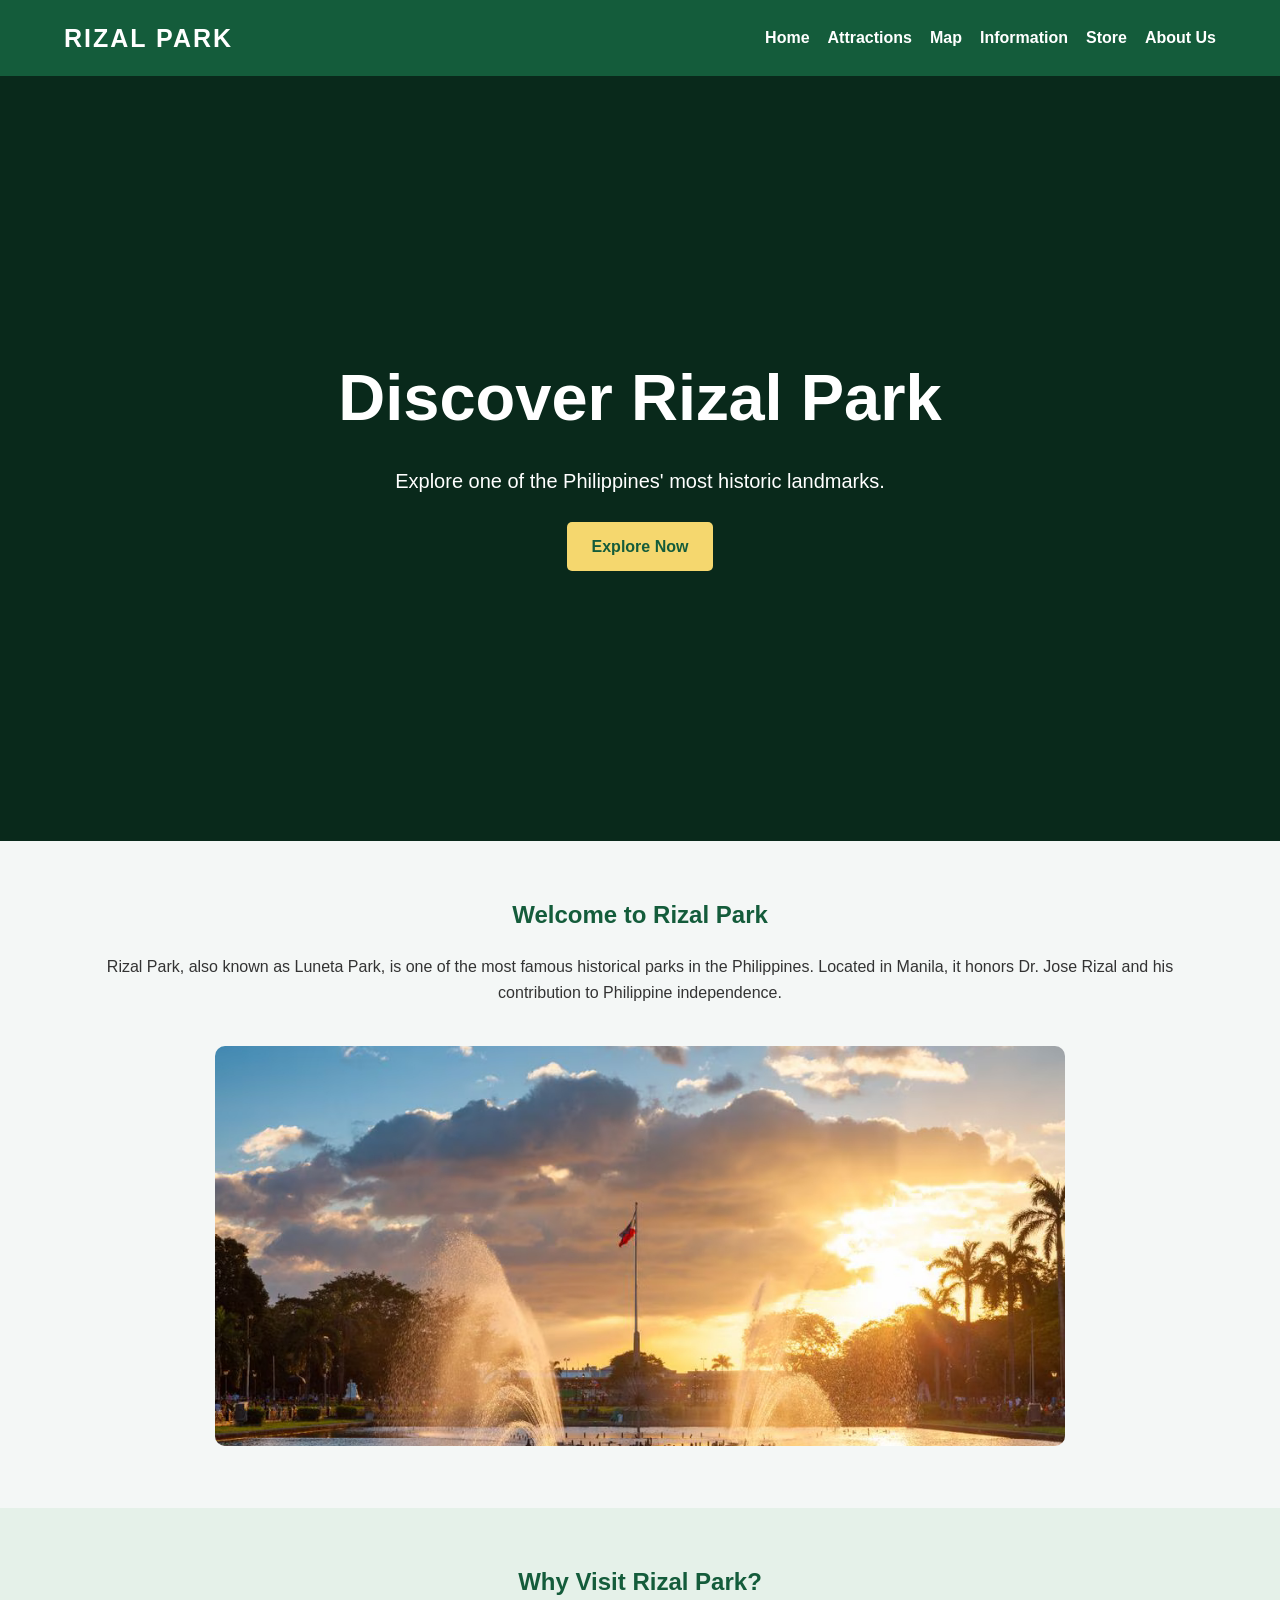
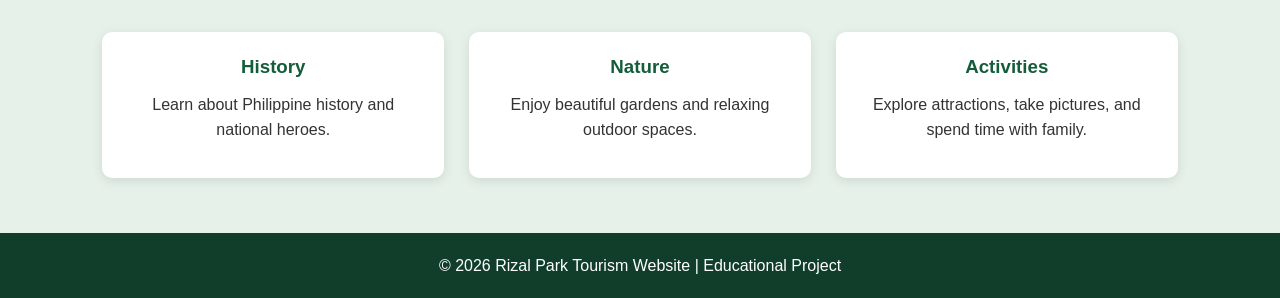
<file: index.html>
<!DOCTYPE html>
<html lang="en">
<head>
    <meta charset="UTF-8">
    <meta name="viewport" content="width=device-width, initial-scale=1.0">
    <title>Rizal Park | Explore Manila</title>
    <link rel="stylesheet" href="style.css">
</head>
<body>

<header>
    <h2 class="logo">RIZAL PARK</h2>

    <nav>
        <a href="index.html">Home</a>
        <a href="attractions.html">Attractions</a>
        <a href="map.html">Map</a>
        <a href="info.html">Information</a>
        <a href="store.html">Store</a>
        <a href="about.html">About Us</a>
    </nav>
</header>

<section class="hero">
    <video autoplay muted loop playsinline class="background-video">
        <source src="videos/rizal-park.mp4" type="video/mp4">
    </video>

    <div class="hero-content">
        <h1>Discover Rizal Park</h1>
        <p>Explore one of the Philippines' most historic landmarks.</p>
        <a href="attractions.html" class="btn">Explore Now</a>
    </div>
</section>

<section class="section">
    <h2>Welcome to Rizal Park</h2>
    <p>
        Rizal Park, also known as Luneta Park, is one of the most
        famous historical parks in the Philippines. Located in Manila,
        it honors Dr. Jose Rizal and his contribution to Philippine
        independence.
    </p>

    <img src="images/rizal-park.jpg" alt="Rizal Park" class="main-image">
</section>

<section class="section highlight">
    <h2>Why Visit Rizal Park?</h2>

    <div class="cards">
        <div class="card">
            <h3>History</h3>
            <p>Learn about Philippine history and national heroes.</p>
        </div>

        <div class="card">
            <h3>Nature</h3>
            <p>Enjoy beautiful gardens and relaxing outdoor spaces.</p>
        </div>

        <div class="card">
            <h3>Activities</h3>
            <p>Explore attractions, take pictures, and spend time with family.</p>
        </div>
    </div>
</section>

<footer>
    <p>© 2026 Rizal Park Tourism Website | Educational Project</p>
</footer>

<script src="script.js"></script>
</body>
</html>
</file>
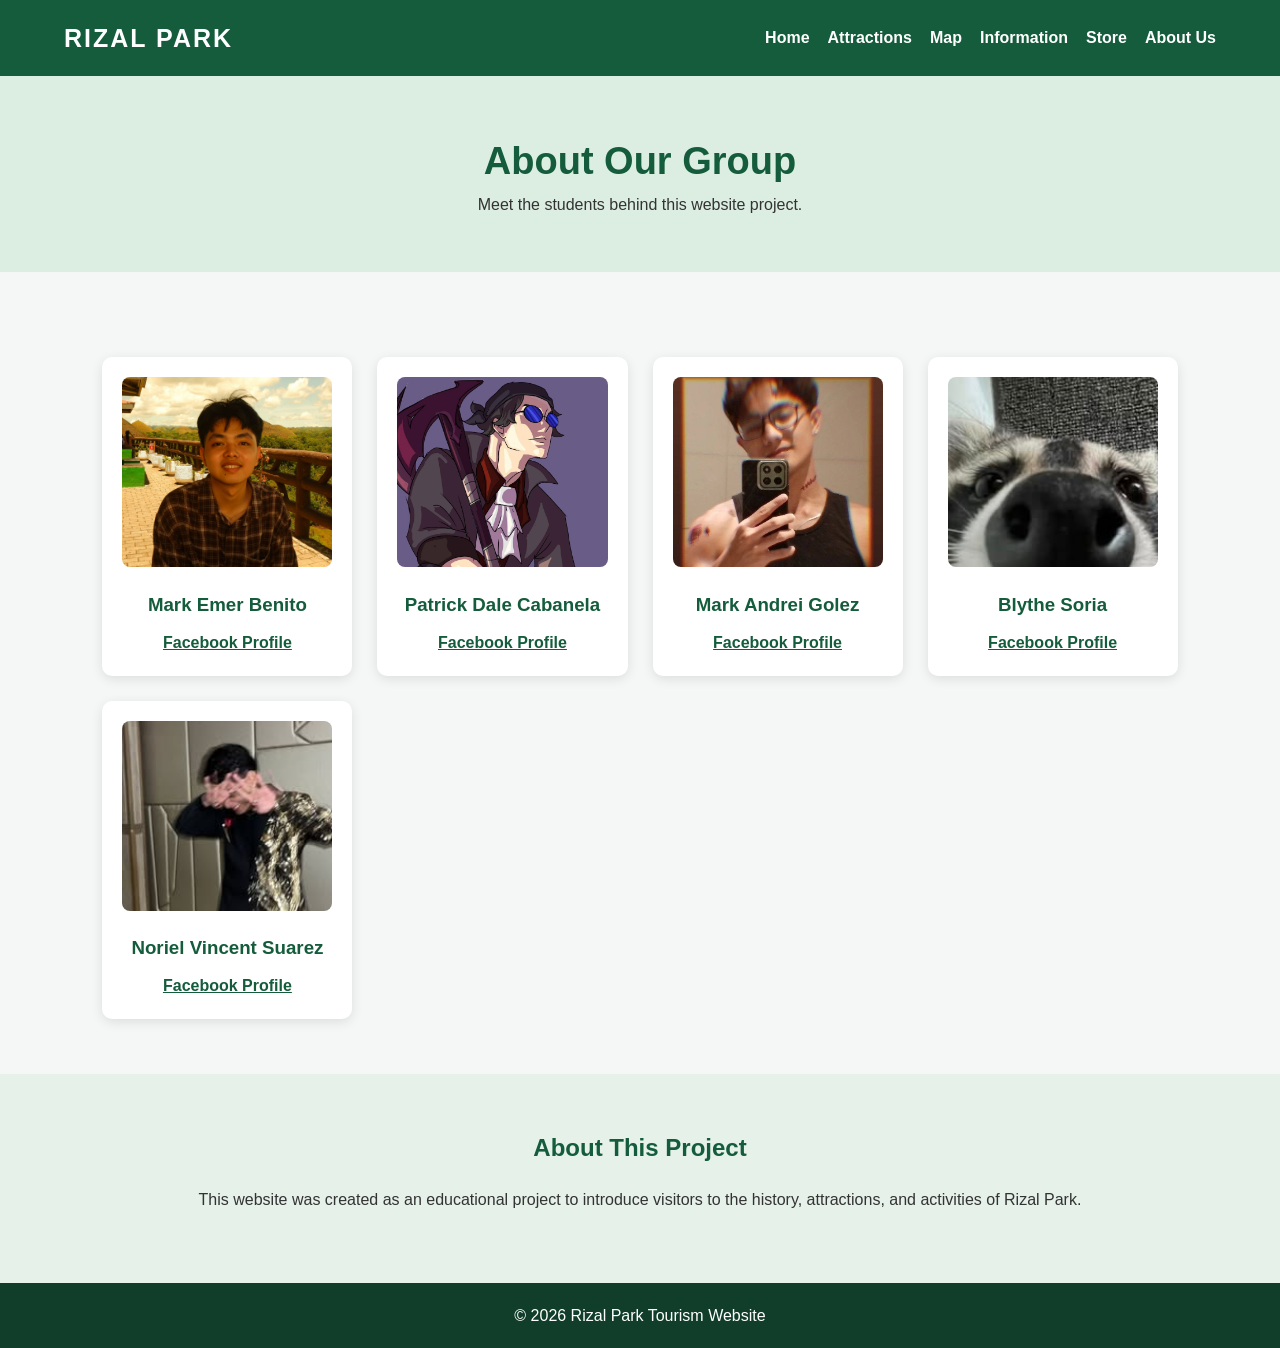
<file: about.html>
<!DOCTYPE html>
<html lang="en">
<head>
    <meta charset="UTF-8">
    <meta name="viewport" content="width=device-width, initial-scale=1.0">
    <title>About Us | Rizal Park</title>
    <link rel="stylesheet" href="style.css">
</head>
<body>

<header>
    <h2 class="logo">RIZAL PARK</h2>
    <nav>
        <a href="index.html">Home</a>
        <a href="attractions.html">Attractions</a>
        <a href="map.html">Map</a>
        <a href="info.html">Information</a>
        <a href="store.html">Store</a>
        <a href="about.html">About Us</a>
    </nav>
</header>

<section class="page-title">
    <h1>About Our Group</h1>
    <p>Meet the students behind this website project.</p>
</section>

<section class="section">
    <div class="cards">

        <div class="card member">
            <img src="images/member5.jpg" alt="Mark Emer Benito">
            <h3>Mark Emer Benito</h3>
            <a href="https://www.facebook.com/mark.emer.benito.2024" target="_blank">Facebook Profile</a>
        </div>
        
        <div class="card member">
            <img src="images/member1.jpg" alt="Patrick Dale Cabanela">
            <h3>Patrick Dale Cabanela</h3>
            <a href="https://www.facebook.com/dale0601" target="_blank">Facebook Profile</a>
        </div>

        <div class="card member">
            <img src="images/member2.jpg" alt="Mark Andrei Golez">
            <h3>Mark Andrei Golez</h3>
            <a href="https://www.facebook.com/profile.php?id=61592052105945" target="_blank">Facebook Profile</a>
        </div>

        <div class="card member">
            <img src="images/member3.jpg" alt="Blythe Soria">
            <h3>Blythe Soria</h3>
            <a href="https://www.facebook.com/blythe.n.soria" target="_blank">Facebook Profile</a>
        </div>

        <div class="card member">
            <img src="images/member4.jpg" alt="Noriel Vincent Suarez">
            <h3>Noriel Vincent Suarez</h3>
            <a href="https://www.facebook.com/vincent.suarez.213530" target="_blank">Facebook Profile</a>
        </div>

    </div>
</section>

<section class="section highlight">
    <h2>About This Project</h2>
    <p>
        This website was created as an educational project to introduce
        visitors to the history, attractions, and activities of Rizal Park.
    </p>
</section>

<footer>
    <p>© 2026 Rizal Park Tourism Website</p>
</footer>

<script src="script.js"></script>
</body>
</html>
</file>
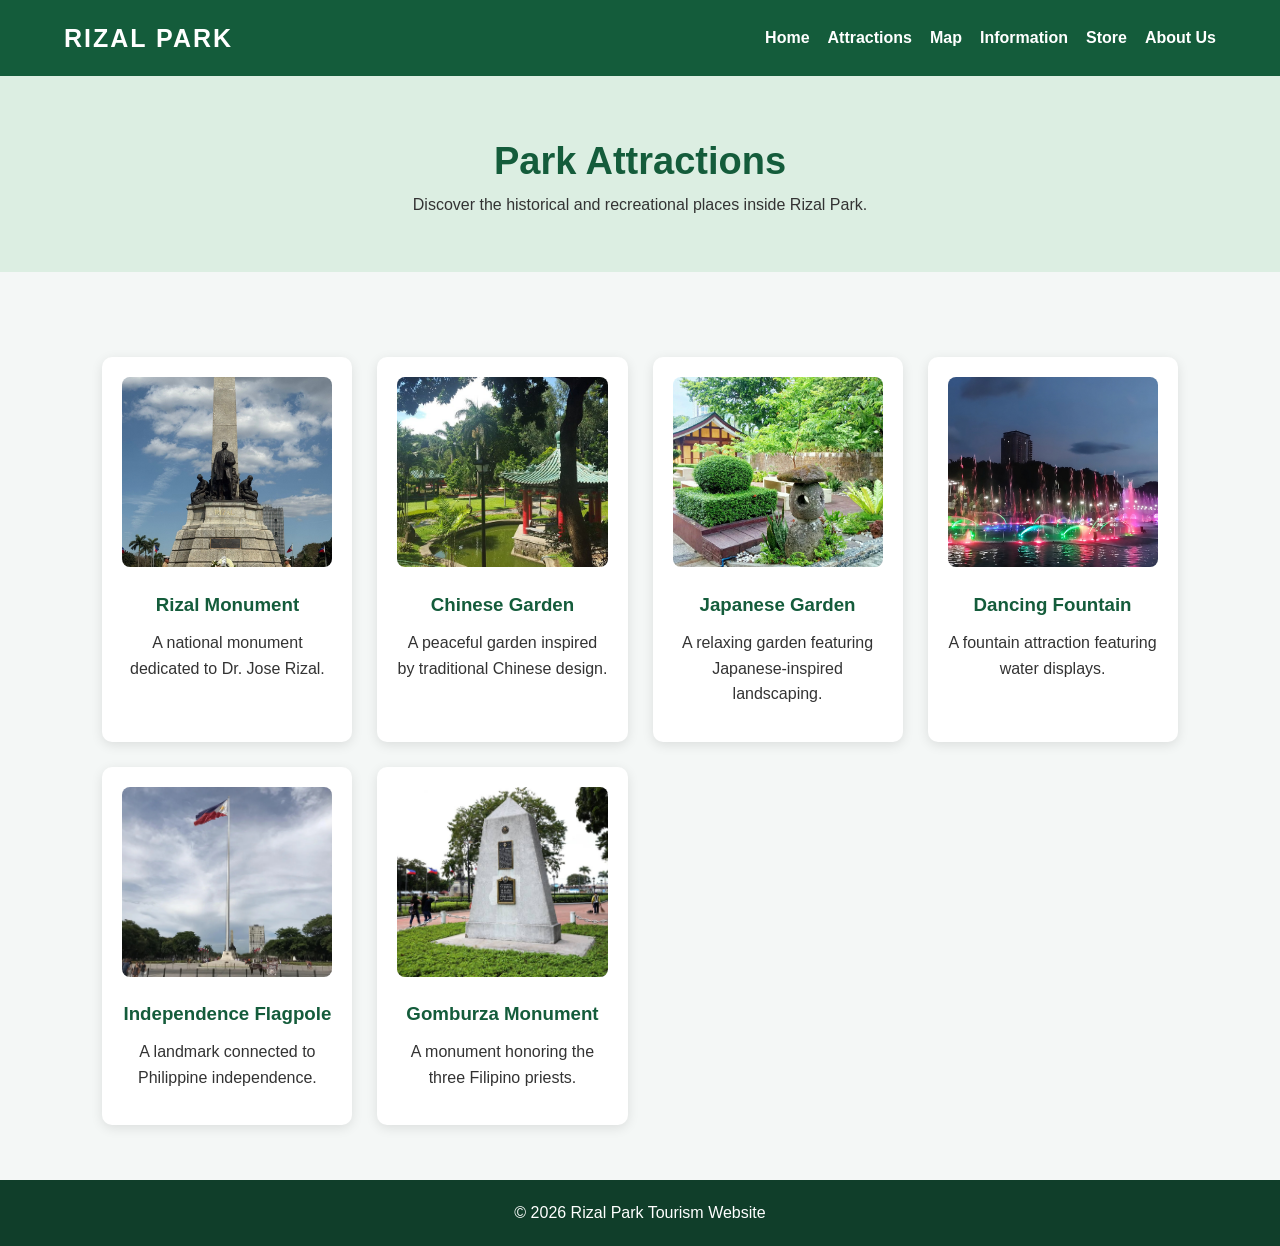
<file: attractions.html>
<!DOCTYPE html>
<html lang="en">
<head>
    <meta charset="UTF-8">
    <meta name="viewport" content="width=device-width, initial-scale=1.0">
    <title>Attractions | Rizal Park</title>
    <link rel="stylesheet" href="style.css">
</head>
<body>

<header>
    <h2 class="logo">RIZAL PARK</h2>
    <nav>
        <a href="index.html">Home</a>
        <a href="attractions.html">Attractions</a>
        <a href="map.html">Map</a>
        <a href="info.html">Information</a>
        <a href="store.html">Store</a>
        <a href="about.html">About Us</a>
    </nav>
</header>

<section class="page-title">
    <h1>Park Attractions</h1>
    <p>Discover the historical and recreational places inside Rizal Park.</p>
</section>

<section class="section">
    <div class="cards">

        <div class="card">
            <img src="images/rizal-monument.jpg" alt="Rizal Monument">
            <h3>Rizal Monument</h3>
            <p>A national monument dedicated to Dr. Jose Rizal.</p>
        </div>

        <div class="card">
            <img src="images/chinese-garden.jpg" alt="Chinese Garden">
            <h3>Chinese Garden</h3>
            <p>A peaceful garden inspired by traditional Chinese design.</p>
        </div>

        <div class="card">
            <img src="images/japanese-garden.jpg" alt="Japanese Garden">
            <h3>Japanese Garden</h3>
            <p>A relaxing garden featuring Japanese-inspired landscaping.</p>
        </div>

        <div class="card">
            <img src="images/dancing-fountain.jpg" alt="Dancing Fountain">
            <h3>Dancing Fountain</h3>
            <p>A fountain attraction featuring water displays.</p>
        </div>

        <div class="card">
            <img src="images/independence-flagpole.jpg" alt="Independence Flagpole">
            <h3>Independence Flagpole</h3>
            <p>A landmark connected to Philippine independence.</p>
        </div>

        <div class="card">
            <img src="images/gomburza.jpg" alt="Gomburza Monument">
            <h3>Gomburza Monument</h3>
            <p>A monument honoring the three Filipino priests.</p>
        </div>

    </div>
</section>

<footer>
    <p>© 2026 Rizal Park Tourism Website</p>
</footer>

<script src="script.js"></script>
</body>
</html>
</file>
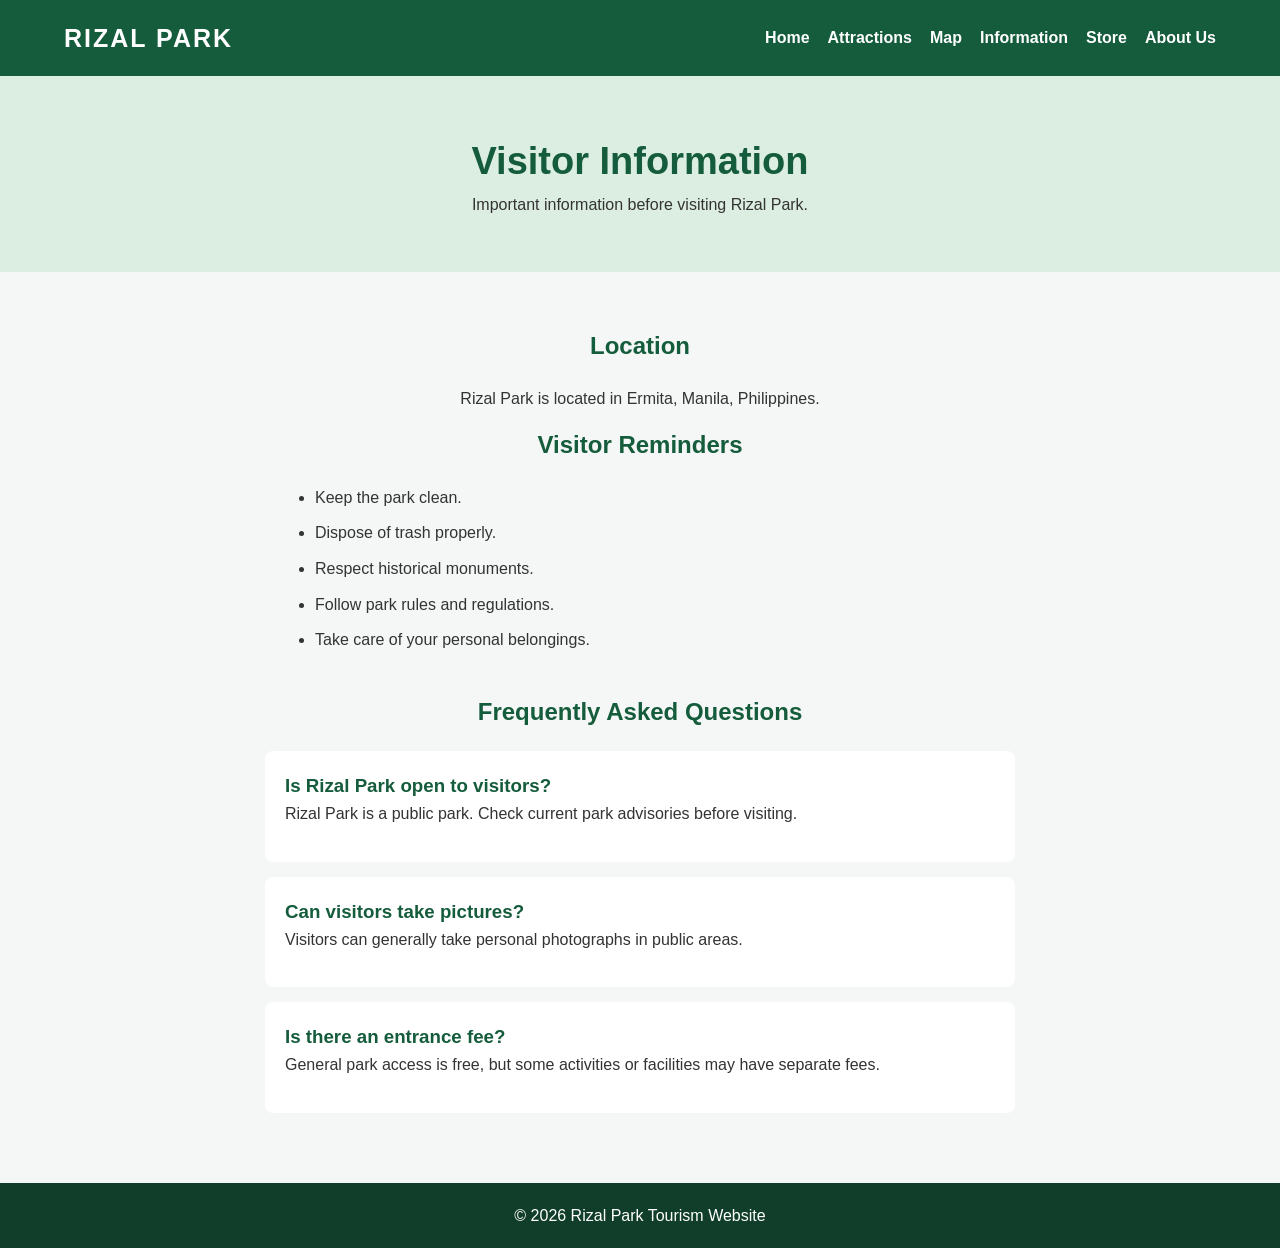
<file: info.html>
<!DOCTYPE html>
<html lang="en">
<head>
    <meta charset="UTF-8">
    <meta name="viewport" content="width=device-width, initial-scale=1.0">
    <title>Information | Rizal Park</title>
    <link rel="stylesheet" href="style.css">
</head>
<body>

<header>
    <h2 class="logo">RIZAL PARK</h2>
    <nav>
        <a href="index.html">Home</a>
        <a href="attractions.html">Attractions</a>
        <a href="map.html">Map</a>
        <a href="info.html">Information</a>
        <a href="store.html">Store</a>
        <a href="about.html">About Us</a>
    </nav>
</header>

<section class="page-title">
    <h1>Visitor Information</h1>
    <p>Important information before visiting Rizal Park.</p>
</section>

<section class="section">
    <h2>Location</h2>
    <p>Rizal Park is located in Ermita, Manila, Philippines.</p>

    <h2>Visitor Reminders</h2>
    <ul class="info-list">
        <li>Keep the park clean.</li>
        <li>Dispose of trash properly.</li>
        <li>Respect historical monuments.</li>
        <li>Follow park rules and regulations.</li>
        <li>Take care of your personal belongings.</li>
    </ul>

    <h2>Frequently Asked Questions</h2>

    <div class="faq">
        <h3>Is Rizal Park open to visitors?</h3>
        <p>Rizal Park is a public park. Check current park advisories before visiting.</p>
    </div>

    <div class="faq">
        <h3>Can visitors take pictures?</h3>
        <p>Visitors can generally take personal photographs in public areas.</p>
    </div>

    <div class="faq">
        <h3>Is there an entrance fee?</h3>
        <p>General park access is free, but some activities or facilities may have separate fees.</p>
    </div>
</section>

<footer>
    <p>© 2026 Rizal Park Tourism Website</p>
</footer>

<script src="script.js"></script>
</body>
</html>
</file>
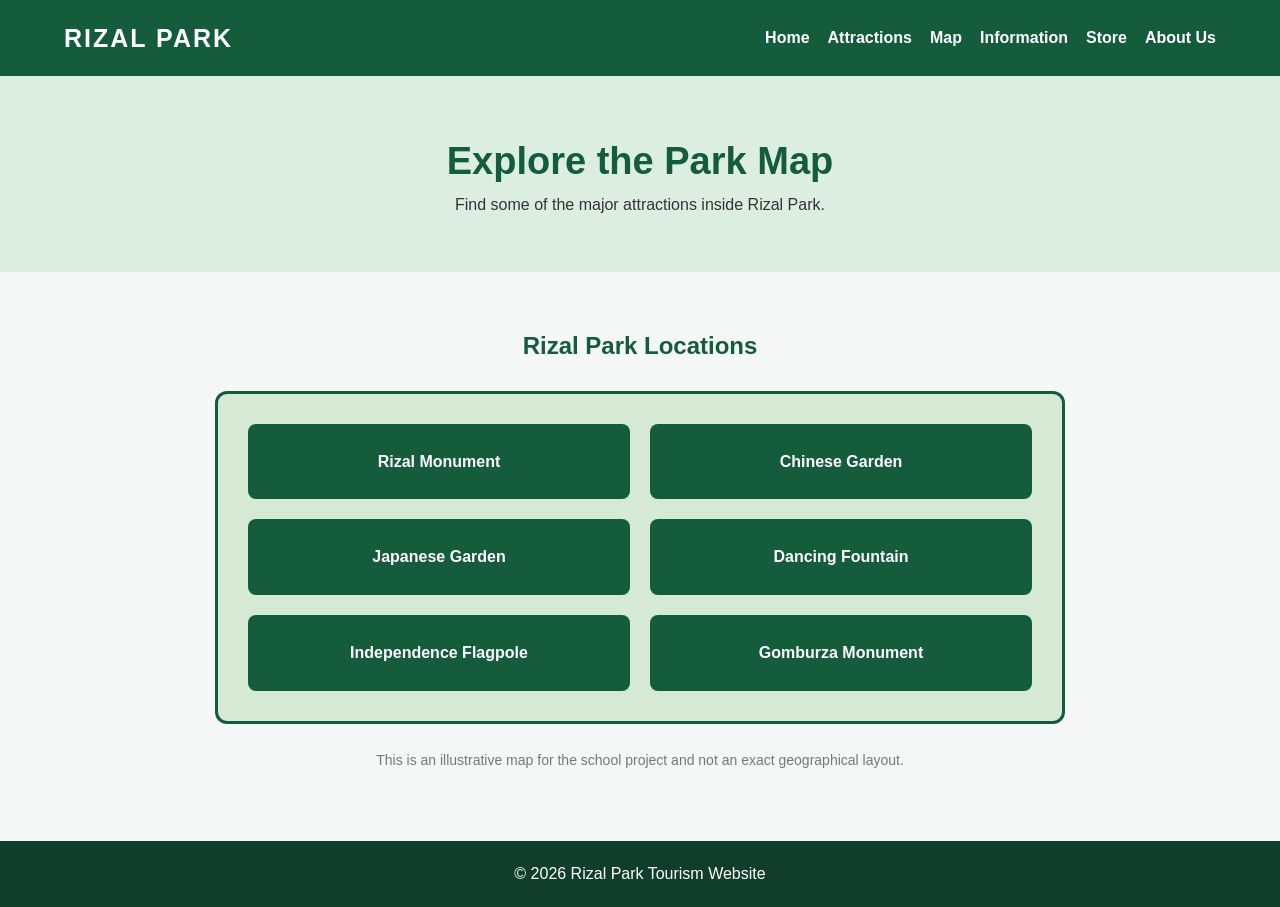
<file: map.html>
<!DOCTYPE html>
<html lang="en">
<head>
    <meta charset="UTF-8">
    <meta name="viewport" content="width=device-width, initial-scale=1.0">
    <title>Map | Rizal Park</title>
    <link rel="stylesheet" href="style.css">
</head>
<body>

<header>
    <h2 class="logo">RIZAL PARK</h2>
    <nav>
        <a href="index.html">Home</a>
        <a href="attractions.html">Attractions</a>
        <a href="map.html">Map</a>
        <a href="info.html">Information</a>
        <a href="store.html">Store</a>
        <a href="about.html">About Us</a>
    </nav>
</header>

<section class="page-title">
    <h1>Explore the Park Map</h1>
    <p>Find some of the major attractions inside Rizal Park.</p>
</section>

<section class="section">
    <div class="map-container">
        <h2>Rizal Park Locations</h2>

        <div class="park-map">
            <div class="map-location">Rizal Monument</div>
            <div class="map-location">Chinese Garden</div>
            <div class="map-location">Japanese Garden</div>
            <div class="map-location">Dancing Fountain</div>
            <div class="map-location">Independence Flagpole</div>
            <div class="map-location">Gomburza Monument</div>
        </div>

        <p class="note">
            This is an illustrative map for the school project and
            not an exact geographical layout.
        </p>
    </div>
</section>

<footer>
    <p>© 2026 Rizal Park Tourism Website</p>
</footer>

<script src="script.js"></script>
</body>
</html>
</file>
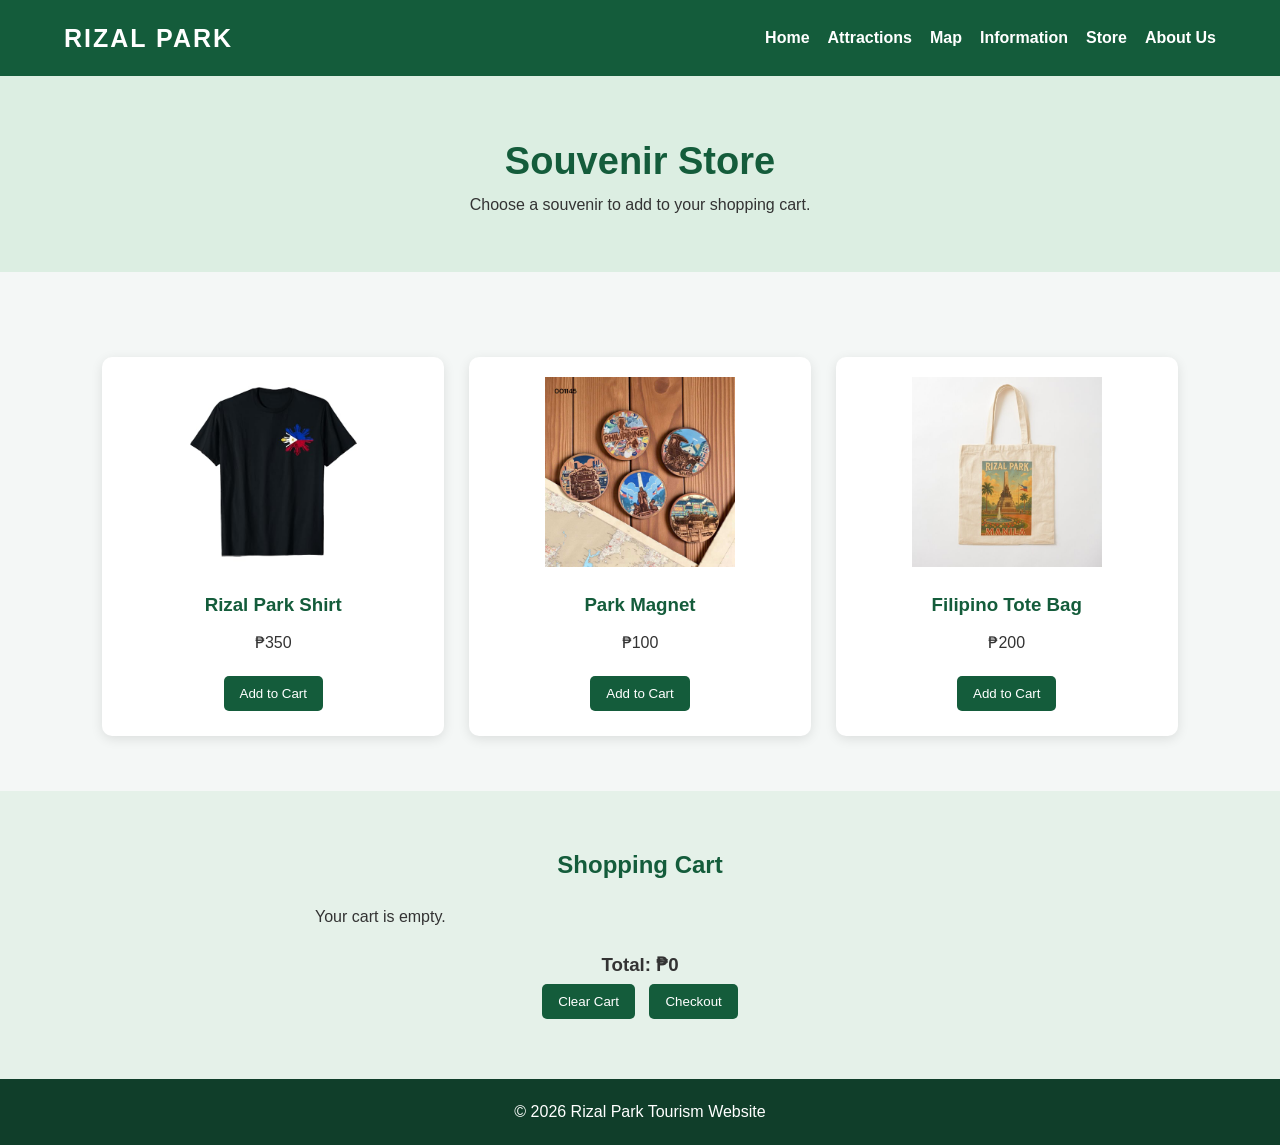
<file: store.html>
<!DOCTYPE html>
<html lang="en">
<head>
    <meta charset="UTF-8">
    <meta name="viewport" content="width=device-width, initial-scale=1.0">
    <title>Souvenir Store | Rizal Park</title>
    <link rel="stylesheet" href="style.css">
</head>
<body>

<header>
    <h2 class="logo">RIZAL PARK</h2>
    <nav>
        <a href="index.html">Home</a>
        <a href="attractions.html">Attractions</a>
        <a href="map.html">Map</a>
        <a href="info.html">Information</a>
        <a href="store.html">Store</a>
        <a href="about.html">About Us</a>
    </nav>
</header>

<section class="page-title">
    <h1>Souvenir Store</h1>
    <p>Choose a souvenir to add to your shopping cart.</p>
</section>

<section class="section">
    <div class="cards">

        <div class="card product">
            <img class="shirt-img" src="images/rizal-shirt.jpg" alt="Rizal Park Shirt">
            <h3>Rizal Park Shirt</h3>
            <p>₱350</p>
            <button onclick="addToCart('Rizal Park Shirt', 350)">Add to Cart</button>
        </div>
        
        <div class="card product">
            <img class="magnet-img" src="images/park-magnet.jpg" alt="Park Magnet">
            <h3>Park Magnet</h3>
            <p>₱100</p>
            <button onclick="addToCart('Park Magnet', 100)">Add to Cart</button>
        </div>
        
        <div class="card product">
            <img class="bag-img" src="images/filipino-tote-bag.jpg" alt="Filipino Tote Bag">
            <h3>Filipino Tote Bag</h3>
            <p>₱200</p>
            <button onclick="addToCart('Filipino Tote Bag', 200)">Add to Cart</button>
        </div>

    </div>
</section>

<section class="section cart-section">
    <h2>Shopping Cart</h2>

    <div id="cart-items">
        <p>Your cart is empty.</p>
    </div>

    <h3>Total: ₱<span id="cart-total">0</span></h3>

    <button onclick="clearCart()">Clear Cart</button>
    <button onclick="checkout()">Checkout</button>
</section>

<footer>
    <p>© 2026 Rizal Park Tourism Website</p>
</footer>

<script src="script.js"></script>
</body>
</html>
</file>
<file: style.css>
* {
    margin: 0;
    padding: 0;
    box-sizing: border-box;
}

body {
    font-family: Arial, sans-serif;
    background: #f4f7f6;
    color: #333;
    line-height: 1.6;
}

header {
    background: #145c3b;
    color: white;
    padding: 18px 5%;
    display: flex;
    justify-content: space-between;
    align-items: center;
    flex-wrap: wrap;
    gap: 15px;
}

.logo {
    font-size: 25px;
    letter-spacing: 2px;
}

nav {
    display: flex;
    flex-wrap: wrap;
    gap: 18px;
}

nav a {
    color: white;
    text-decoration: none;
    font-weight: bold;
}

nav a:hover {
    color: #f5d76e;
}

.hero {
    height: 85vh;
    position: relative;
    display: flex;
    justify-content: center;
    align-items: center;
    text-align: center;
    color: white;
    overflow: hidden;
    background: #145c3b;
}

.background-video {
    position: absolute;
    width: 100%;
    height: 100%;
    object-fit: cover;
    z-index: 0;
}

.hero::after {
    content: "";
    position: absolute;
    inset: 0;
    background: rgba(0, 0, 0, 0.55);
    z-index: 1;
}

.hero-content {
    position: relative;
    z-index: 2;
    padding: 20px;
}

.hero h1 {
    font-size: clamp(35px, 6vw, 65px);
    margin-bottom: 15px;
}

.hero p {
    font-size: 20px;
    margin-bottom: 25px;
}

.btn {
    display: inline-block;
    background: #f5d76e;
    color: #145c3b;
    padding: 12px 25px;
    border-radius: 5px;
    text-decoration: none;
    font-weight: bold;
}

.btn:hover {
    background: white;
}

.section {
    padding: 55px 8%;
    text-align: center;
}

.section h2 {
    color: #145c3b;
    margin-bottom: 20px;
}

.section p {
    margin-bottom: 15px;
}

.main-image {
    width: 100%;
    max-width: 850px;
    height: 400px;
    object-fit: cover;
    border-radius: 10px;
    margin-top: 25px;
}

.highlight {
    background: #e5f1e9;
}

.page-title {
    background: #dceee2;
    padding: 55px 20px;
    text-align: center;
}

.page-title h1 {
    color: #145c3b;
    font-size: 38px;
}

.cards {
    display: grid;
    grid-template-columns: repeat(auto-fit, minmax(230px, 1fr));
    gap: 25px;
    margin-top: 30px;
}

.card {
    background: white;
    padding: 20px;
    border-radius: 10px;
    box-shadow: 0 3px 12px rgba(0,0,0,0.1);
    text-align: center;
}

.card img {
    width: 100%;
    height: 190px;
    object-fit: cover;
    border-radius: 8px;
    margin-bottom: 15px;
}

.card h3 {
    color: #145c3b;
    margin-bottom: 10px;
}

.card button,
button {
    background: #145c3b;
    color: white;
    border: none;
    padding: 10px 16px;
    border-radius: 5px;
    cursor: pointer;
    margin: 5px;
}

button:hover {
    background: #20794e;
}

.map-container {
    max-width: 850px;
    margin: auto;
}

.park-map {
    background: #d5e9d5;
    border: 3px solid #145c3b;
    border-radius: 12px;
    padding: 30px;
    display: grid;
    grid-template-columns: repeat(2, 1fr);
    gap: 20px;
    margin: 25px 0;
}

.map-location {
    background: #145c3b;
    color: white;
    padding: 25px 10px;
    border-radius: 8px;
    font-weight: bold;
}

.note {
    color: #777;
    font-size: 14px;
}

.info-list {
    text-align: left;
    max-width: 650px;
    margin: 20px auto 40px;
}

.info-list li {
    margin-bottom: 10px;
}

.faq {
    background: white;
    padding: 20px;
    margin: 15px auto;
    max-width: 750px;
    border-radius: 8px;
    text-align: left;
}

.faq h3 {
    color: #145c3b;
}

.cart-section {
    background: #e5f1e9;
}

#cart-items {
    max-width: 650px;
    margin: 20px auto;
    text-align: left;
}

.cart-item {
    background: white;
    padding: 15px;
    margin: 10px 0;
    border-radius: 8px;
    display: flex;
    justify-content: space-between;
    align-items: center;
    gap: 10px;
    flex-wrap: wrap;
}

.product img {
    width: 100%;
    object-fit: contain;
    background: white;
    border-radius: 8px;
}
.shirt-img {
    height: 350px;
}
.magnet-img {
    height: 180px;
}
.bag-img {
    height: 300px;
}

.member a {
    color: #145c3b;
    font-weight: bold;
}

footer {
    background: #103e2a;
    color: white;
    padding: 20px;
    text-align: center;
}

@media (max-width: 700px) {
    header {
        flex-direction: column;
    }

    nav {
        justify-content: center;
    }

    .hero {
        height: 70vh;
    }

    .park-map {
        grid-template-columns: 1fr;
    }

    .main-image {
        height: 250px;
    }
}
</file>
